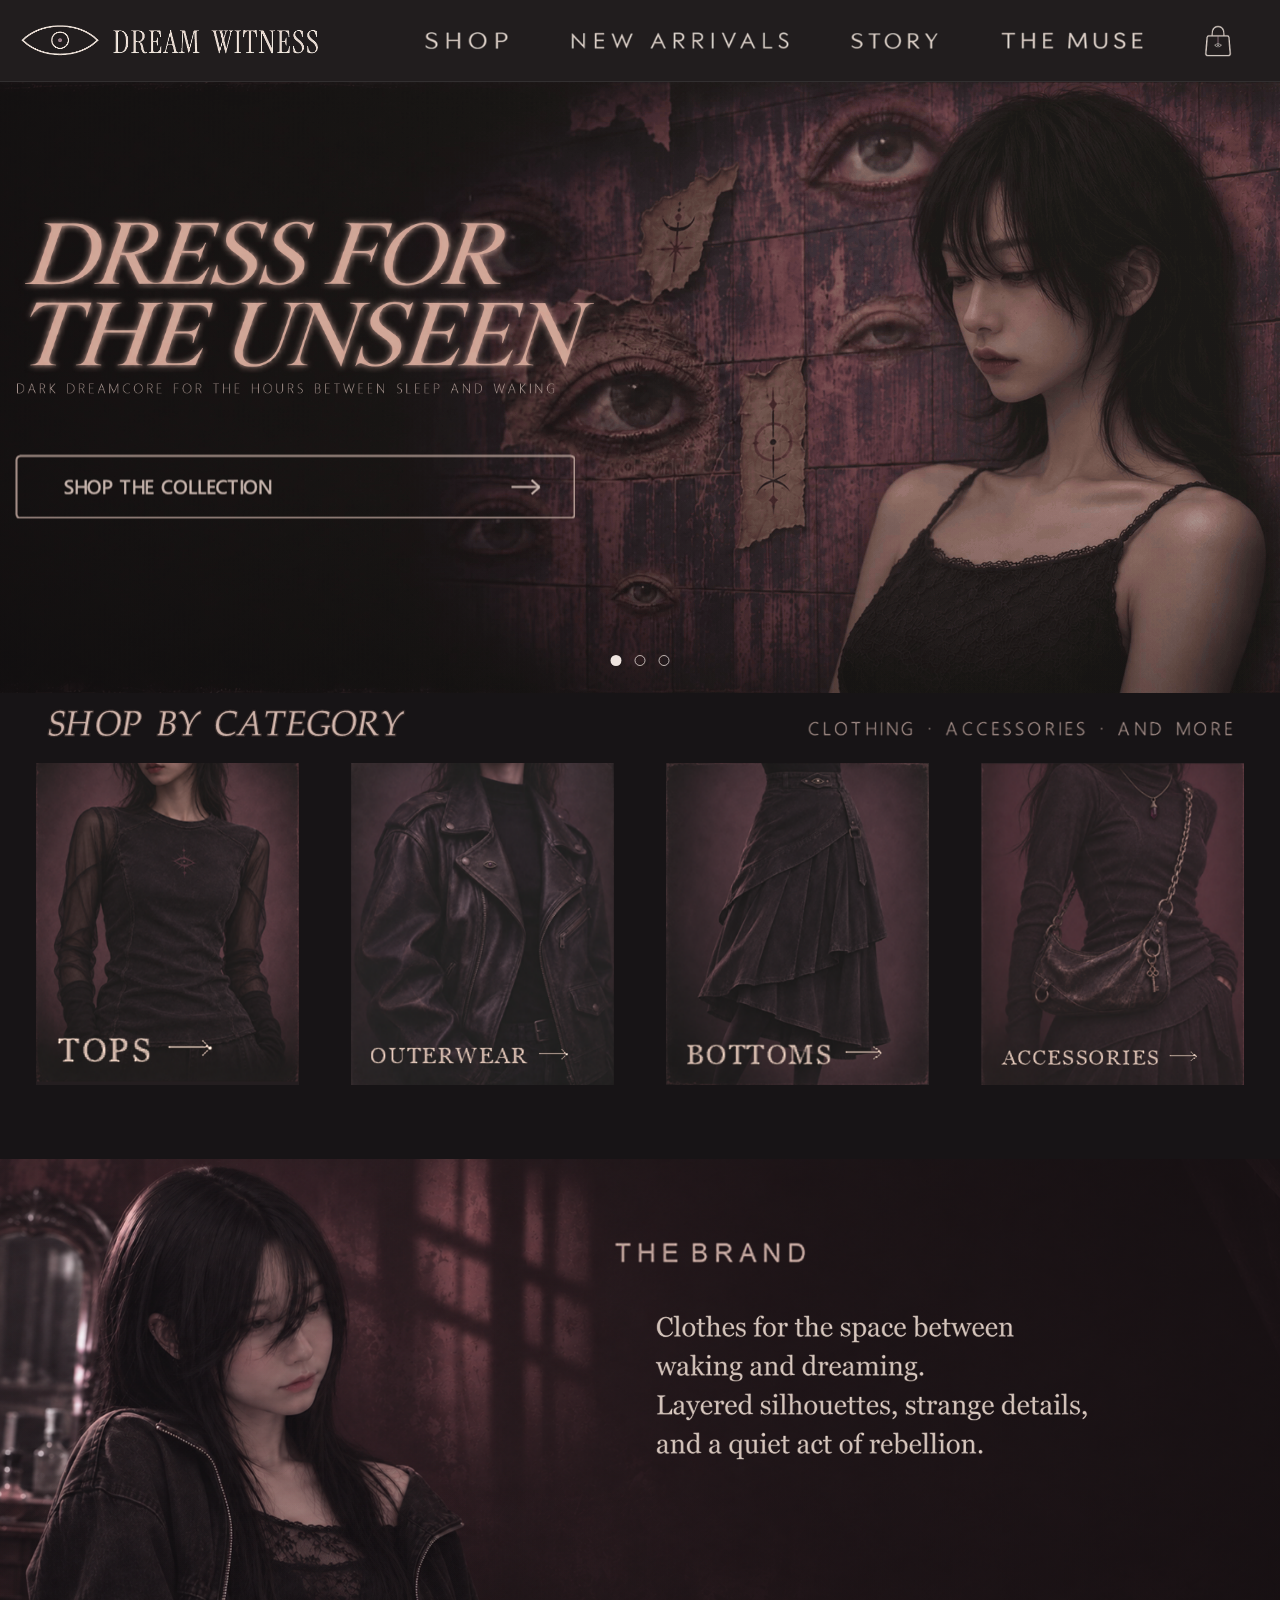
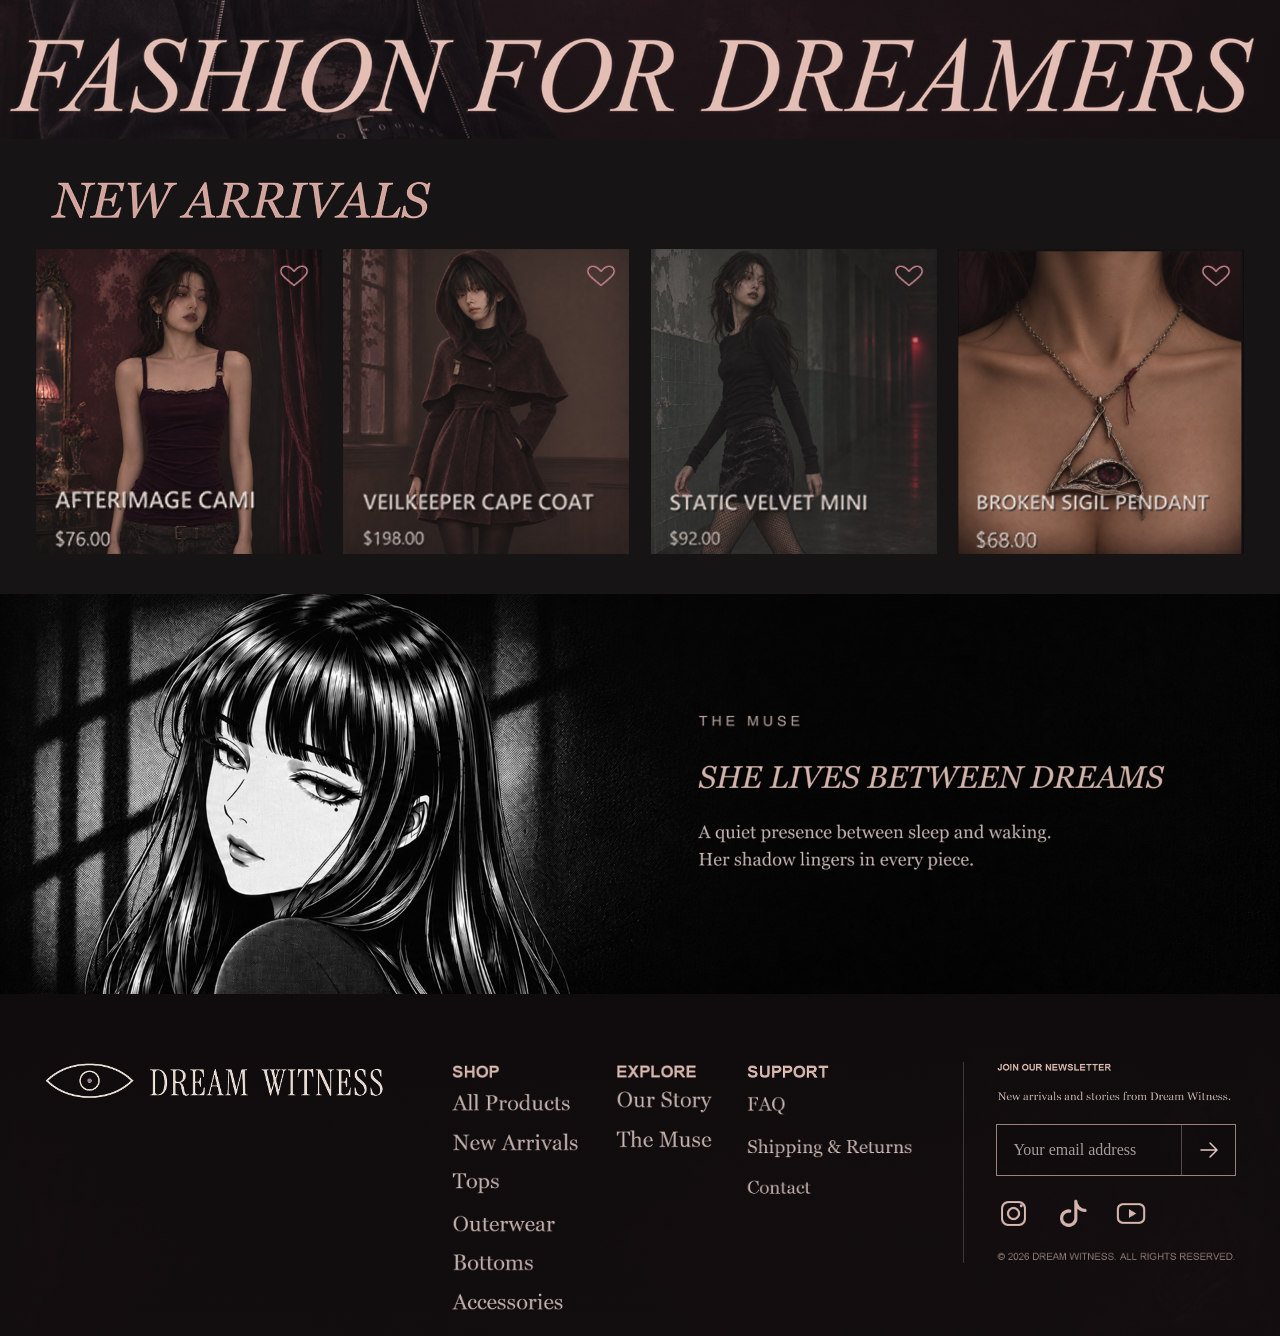
<file: index.html>
<!doctype html>
<html lang="en">
<head>
  <meta charset="utf-8">
  <meta name="viewport" content="width=device-width, initial-scale=1">
  <meta name="theme-color" content="#171416">
  <meta name="description" content="Dream Witness — dreamcore fashion and accessories for the space between waking and dreaming.">
  <title>Dream Witness — Fashion for the Unseen</title>
  <link rel="icon" type="image/x-icon" sizes="32x32" href="images/main/dream-witness-eye-favicon.ico">
  <link rel="stylesheet" href="css/style.css">
  <script src="js/main.js" defer></script>
</head>
<body>
  <a class="skip-link" href="#main-content">Skip to content</a>
  <header class="site-header" id="top">
    <a class="brand-lockup" href="#top" aria-label="Dream Witness home">
      <img src="images/main/dream-witness-lockup-transparent.png" alt="Dream Witness">
    </a>
    <button class="menu-toggle" type="button" aria-label="Open navigation" aria-controls="primary-navigation" aria-expanded="false">
      <span></span><span></span><span></span>
    </button>
    <nav class="primary-navigation" id="primary-navigation" aria-label="Main navigation">
      <a href="#shop" aria-label="Shop"><img src="images/main/shop.png" alt="Shop"></a>
      <a href="#new-arrivals" aria-label="New arrivals"><img src="images/main/dream-witness-label-new.png" alt="New arrivals"></a>
      <a href="#story" aria-label="Story"><img src="images/main/dream-witness-label-story-final.png" alt="Story"></a>
      <a href="#the-muse" aria-label="The Muse"><img src="images/main/dream-witness-label-the-muse.png" alt="The Muse"></a>
    </nav>
    <span class="bag-icon" role="img" aria-label="Shopping is currently inactive">
      <img src="images/main/dream-witness-shopping-bag-transparent.png" alt="">
    </span>
  </header>

  <main id="main-content">
    <section class="hero" aria-label="Dream Witness collection">
      <div class="hero-slides" aria-live="off">
        <figure class="hero-slide is-active" data-slide="0">
          <img src="images/main/main1-wall-eyes.gif" alt="Dream Witness model in a black lace dress before a wall of watchful eyes" loading="eager" fetchpriority="high">
        </figure>
        <figure class="hero-slide" data-slide="1" aria-hidden="true">
          <video class="hero-banner-video" muted loop playsinline preload="auto" aria-hidden="true" tabindex="-1">
            <source src="images/main/fox-tail-original-background.mp4" type="video/mp4">
          </video>
        </figure>
        <figure class="hero-slide" data-slide="2" aria-hidden="true">
          <img src="images/main/main3.png" alt="Model and her reflection in an antique mirror" loading="lazy">
        </figure>
      </div>
      <div class="hero-shade" aria-hidden="true"></div>
      <div class="mirror-tear-reveal" aria-hidden="true">
        <img class="mirror-tear-frame" src="images/main/main3-tear-frame.png" alt="" loading="lazy">
      </div>
      <div class="hero-copy">
        <img class="hero-title" src="images/main/hero-copy-dress-for-the-unseen.png" alt="Dress for the unseen">
        <img class="hero-subtitle" src="images/main/hero-subtitle-dark-dreamcore.png" alt="Dark dreamcore for the hours between sleep and waking">
        <a class="hero-cta" href="#new-arrivals" aria-label="Explore the collection">
          <img src="images/main/hero-cta-shop-the-collection.png" alt="Shop the collection">
        </a>
      </div>
      <div class="hero-pagination" role="group" aria-label="Choose a banner">
        <button class="hero-dot is-active" type="button" data-go-to="0" aria-label="Show banner 1" aria-current="true"></button>
        <button class="hero-dot" type="button" data-go-to="1" aria-label="Show banner 2" aria-current="false"></button>
        <button class="hero-dot" type="button" data-go-to="2" aria-label="Show banner 3" aria-current="false"></button>
      </div>
      <p class="slide-status visually-hidden" role="status" aria-live="polite"></p>
    </section>

    <section class="category-section section-shell" id="shop" aria-label="Shop by category">
      <div class="section-heading category-heading">
        <img class="category-heading-title" src="images/main/shop-by-category.png" alt="Shop by category">
        <img class="category-heading-note" src="images/main/clothing-accessories-and.png" alt="Clothing, accessories, and more">
      </div>
      <div class="category-grid">
        <a class="category-card" href="tops.html" aria-label="Tops">
          <img class="category-photo" src="images/main/tops-category-card.png" alt="Dream Witness tops collection" loading="lazy">
          <img class="category-label" src="images/main/tops-category-label.png" alt="Tops" loading="lazy">
        </a>
        <a class="category-card" href="#new-arrivals" aria-label="Outerwear">
          <img class="category-photo" src="images/main/outerwear-category-card.png" alt="Dream Witness outerwear collection" loading="lazy">
          <img class="category-label" src="images/main/outerwear-category-label.png" alt="Outerwear" loading="lazy">
        </a>
        <a class="category-card" href="#new-arrivals" aria-label="Bottoms">
          <img class="category-photo" src="images/main/bottoms-category.png" alt="Dream Witness bottoms collection" loading="lazy">
          <img class="category-label" src="images/main/bottoms.png" alt="Bottoms" loading="lazy">
        </a>
        <a class="category-card" href="#new-arrivals" aria-label="Accessories">
          <img class="category-photo" src="images/main/accessories-category.png" alt="Dream Witness accessories collection" loading="lazy">
          <img class="category-label" src="images/main/accessories-category-label.png" alt="Accessories" loading="lazy">
        </a>
      </div>
    </section>

    <section class="brand-story" id="story" aria-label="The Dream Witness story">
      <img class="brand-story-photo" src="images/main/main4.png" alt="Dream Witness muse in a dark editorial portrait" loading="lazy">
      <div class="brand-story-shade" aria-hidden="true"></div>
      <div class="brand-story-copy">
        <img class="brand-story-eyebrow" src="images/main/brand-section-the-brand.png" alt="The brand" loading="lazy">
        <img class="brand-story-description" src="images/main/brand-section.png" alt="Clothes for the space between waking and dreaming. Layered silhouettes, strange details, and a quiet act of rebellion." loading="lazy">
      </div>
      <img class="brand-story-statement" src="images/main/brand-section-fashion.png" alt="Fashion for dreamers" loading="lazy">
    </section>

    <section class="arrivals-section section-shell" id="new-arrivals" aria-label="New arrivals">
      <div class="section-heading arrivals-heading">
        <img src="images/main/new-arrivals.png" alt="New arrivals" loading="lazy">
      </div>
      <div class="product-grid">
        <article class="product-card">
          <div class="product-image-wrap">
            <img class="product-image" src="images/main/tops-new-arrival-afterimage-cami.png" alt="Model wearing the Afterimage Cami" loading="lazy">
            <button class="wishlist-mark" type="button" data-product-id="afterimage-cami" data-product-name="Afterimage Cami" aria-label="Add Afterimage Cami to wishlist" aria-pressed="false">
              <img class="wishlist-outline" src="images/main/wishlist-heart-outline.png" alt="">
              <svg class="wishlist-filled" viewBox="0 0 24 24" aria-hidden="true" focusable="false"><path d="M20.84 4.61a5.5 5.5 0 0 0-7.78 0L12 5.67l-1.06-1.06a5.5 5.5 0 0 0-7.78 7.78l1.06 1.06L12 21.23l7.78-7.78 1.06-1.06a5.5 5.5 0 0 0 0-7.78Z"/></svg>
            </button>
          </div>
          <img class="product-label" src="images/main/label-afterimage-cami.png" alt="Afterimage Cami, 76 dollars" loading="lazy">
        </article>
        <article class="product-card">
          <div class="product-image-wrap">
            <img class="product-image" src="images/main/outerwear-new-arrival-hooded-cape-coat-talisman-handfix.png" alt="Model wearing the Veilkeeper Cape Coat" loading="lazy">
            <button class="wishlist-mark" type="button" data-product-id="veilkeeper-cape-coat" data-product-name="Veilkeeper Cape Coat" aria-label="Add Veilkeeper Cape Coat to wishlist" aria-pressed="false">
              <img class="wishlist-outline" src="images/main/wishlist-heart-outline.png" alt="">
              <svg class="wishlist-filled" viewBox="0 0 24 24" aria-hidden="true" focusable="false"><path d="M20.84 4.61a5.5 5.5 0 0 0-7.78 0L12 5.67l-1.06-1.06a5.5 5.5 0 0 0-7.78 7.78l1.06 1.06L12 21.23l7.78-7.78 1.06-1.06a5.5 5.5 0 0 0 0-7.78Z"/></svg>
            </button>
          </div>
          <img class="product-label" src="images/main/label-veilkeeper-cape-coat.png" alt="Veilkeeper Cape Coat, 198 dollars" loading="lazy">
        </article>
        <article class="product-card">
          <div class="product-image-wrap">
            <img class="product-image" src="images/main/bottoms-category-model-mini-skirt-alt-scene.png" alt="Model wearing the Static Velvet Mini" loading="lazy">
            <button class="wishlist-mark" type="button" data-product-id="static-velvet-mini" data-product-name="Static Velvet Mini" aria-label="Add Static Velvet Mini to wishlist" aria-pressed="false">
              <img class="wishlist-outline" src="images/main/wishlist-heart-outline.png" alt="">
              <svg class="wishlist-filled" viewBox="0 0 24 24" aria-hidden="true" focusable="false"><path d="M20.84 4.61a5.5 5.5 0 0 0-7.78 0L12 5.67l-1.06-1.06a5.5 5.5 0 0 0-7.78 7.78l1.06 1.06L12 21.23l7.78-7.78 1.06-1.06a5.5 5.5 0 0 0 0-7.78Z"/></svg>
            </button>
          </div>
          <img class="product-label" src="images/main/label-static-velvet-mini.png" alt="Static Velvet Mini, 92 dollars" loading="lazy">
        </article>
        <article class="product-card">
          <div class="product-image-wrap">
            <img class="product-image" src="images/main/BROKENSIGILPENDANT.png" alt="Broken Sigil Pendant necklace" loading="lazy">
            <button class="wishlist-mark" type="button" data-product-id="broken-sigil-pendant" data-product-name="Broken Sigil Pendant" aria-label="Add Broken Sigil Pendant to wishlist" aria-pressed="false">
              <img class="wishlist-outline" src="images/main/wishlist-heart-outline.png" alt="">
              <svg class="wishlist-filled" viewBox="0 0 24 24" aria-hidden="true" focusable="false"><path d="M20.84 4.61a5.5 5.5 0 0 0-7.78 0L12 5.67l-1.06-1.06a5.5 5.5 0 0 0-7.78 7.78l1.06 1.06L12 21.23l7.78-7.78 1.06-1.06a5.5 5.5 0 0 0 0-7.78Z"/></svg>
            </button>
          </div>
          <div class="product-label-split" role="img" aria-label="Broken Sigil Pendant, 68 dollars">
            <span class="broken-label-name" aria-hidden="true"></span>
            <span class="broken-label-price" aria-hidden="true"></span>
          </div>
        </article>
      </div>
    </section>

    <section class="muse-section" id="the-muse" aria-label="The Muse">
      <picture class="muse-art">
        <source media="(prefers-reduced-motion: reduce)" srcset="images/main/the-muse-banner-no-frame.png">
        <img src="images/main/gif.gif" alt="Monochrome manga portrait of the Dream Witness muse" loading="lazy">
      </picture>
      <div class="muse-copy">
        <img class="muse-eyebrow" src="images/main/muse-text-01-eyebrow.png" alt="The Muse" loading="lazy">
        <img class="muse-title" src="images/main/muse-text-02-headline.png" alt="She lives between dreams" loading="lazy">
        <img class="muse-description" src="images/main/muse-text-description-final.png" alt="A quiet presence between sleep and waking. Her shadow lingers in every piece." loading="lazy">
      </div>
    </section>
  </main>

  <footer class="site-footer">
    <div class="footer-inner">
      <a class="footer-brand" href="#top" aria-label="Dream Witness home">
        <img src="images/main/dream-witness-lockup-transparent.png" alt="Dream Witness" loading="lazy">
      </a>
      <div class="footer-links" role="group" aria-label="Footer navigation">
        <div class="footer-link-column footer-shop-links" role="img" aria-label="Shop: All products, new arrivals, tops, outerwear, bottoms, accessories">
          <span class="footer-link-heading footer-shop-heading" aria-hidden="true"></span>
          <div class="footer-link-items" aria-hidden="true">
            <span class="footer-link-item footer-shop-all"></span>
            <span class="footer-link-item footer-shop-new"></span>
            <span class="footer-link-item footer-shop-tops"></span>
            <span class="footer-link-item footer-shop-outerwear"></span>
            <span class="footer-link-item footer-shop-bottoms"></span>
            <span class="footer-link-item footer-shop-accessories"></span>
          </div>
        </div>
        <div class="footer-link-column footer-explore-links" role="img" aria-label="Explore: Our story, The Muse">
          <span class="footer-link-heading footer-explore-heading" aria-hidden="true"></span>
          <div class="footer-link-items" aria-hidden="true">
            <span class="footer-link-item footer-explore-story"></span>
            <span class="footer-link-item footer-explore-muse"></span>
          </div>
        </div>
        <div class="footer-link-column footer-support-links" role="img" aria-label="Support: FAQ, shipping and returns, contact">
          <span class="footer-support-heading" aria-hidden="true"></span>
          <div class="footer-support-items" aria-hidden="true">
            <span class="footer-support-item footer-support-faq"></span>
            <span class="footer-support-item footer-support-shipping"></span>
            <span class="footer-support-item footer-support-contact"></span>
          </div>
        </div>
      </div>
      <div class="footer-newsletter">
        <img class="newsletter-copy" src="images/main/newsletter-copy.png" alt="Join our newsletter. New arrivals and stories from Dream Witness." loading="lazy">
        <form class="newsletter-form" id="newsletter-form">
          <label class="visually-hidden" for="newsletter-email">Your email address</label>
          <input id="newsletter-email" name="email" type="email" autocomplete="email" placeholder="Your email address" required>
          <button type="submit" aria-label="Send newsletter sign-up request">
            <svg viewBox="0 0 24 24" aria-hidden="true" focusable="false"><path d="M4 12h15M13 5l7 7-7 7" /></svg>
          </button>
        </form>
        <p class="newsletter-status" id="newsletter-status" role="status" aria-live="polite"></p>
        <div class="social-links" aria-label="Social channels">
          <span><img src="images/main/dream-witness-instagram-icon.png" alt="Instagram" loading="lazy"></span>
          <span><img src="images/main/dream-witness-tiktok-icon.png" alt="TikTok" loading="lazy"></span>
          <span><img src="images/main/dream-witness-youtube-icon.png" alt="YouTube" loading="lazy"></span>
        </div>
        <img class="copyright" src="images/main/copyright.png" alt="Copyright 2026 Dream Witness. All rights reserved." loading="lazy">
      </div>
    </div>
  </footer>
</body>
</html>
</file>
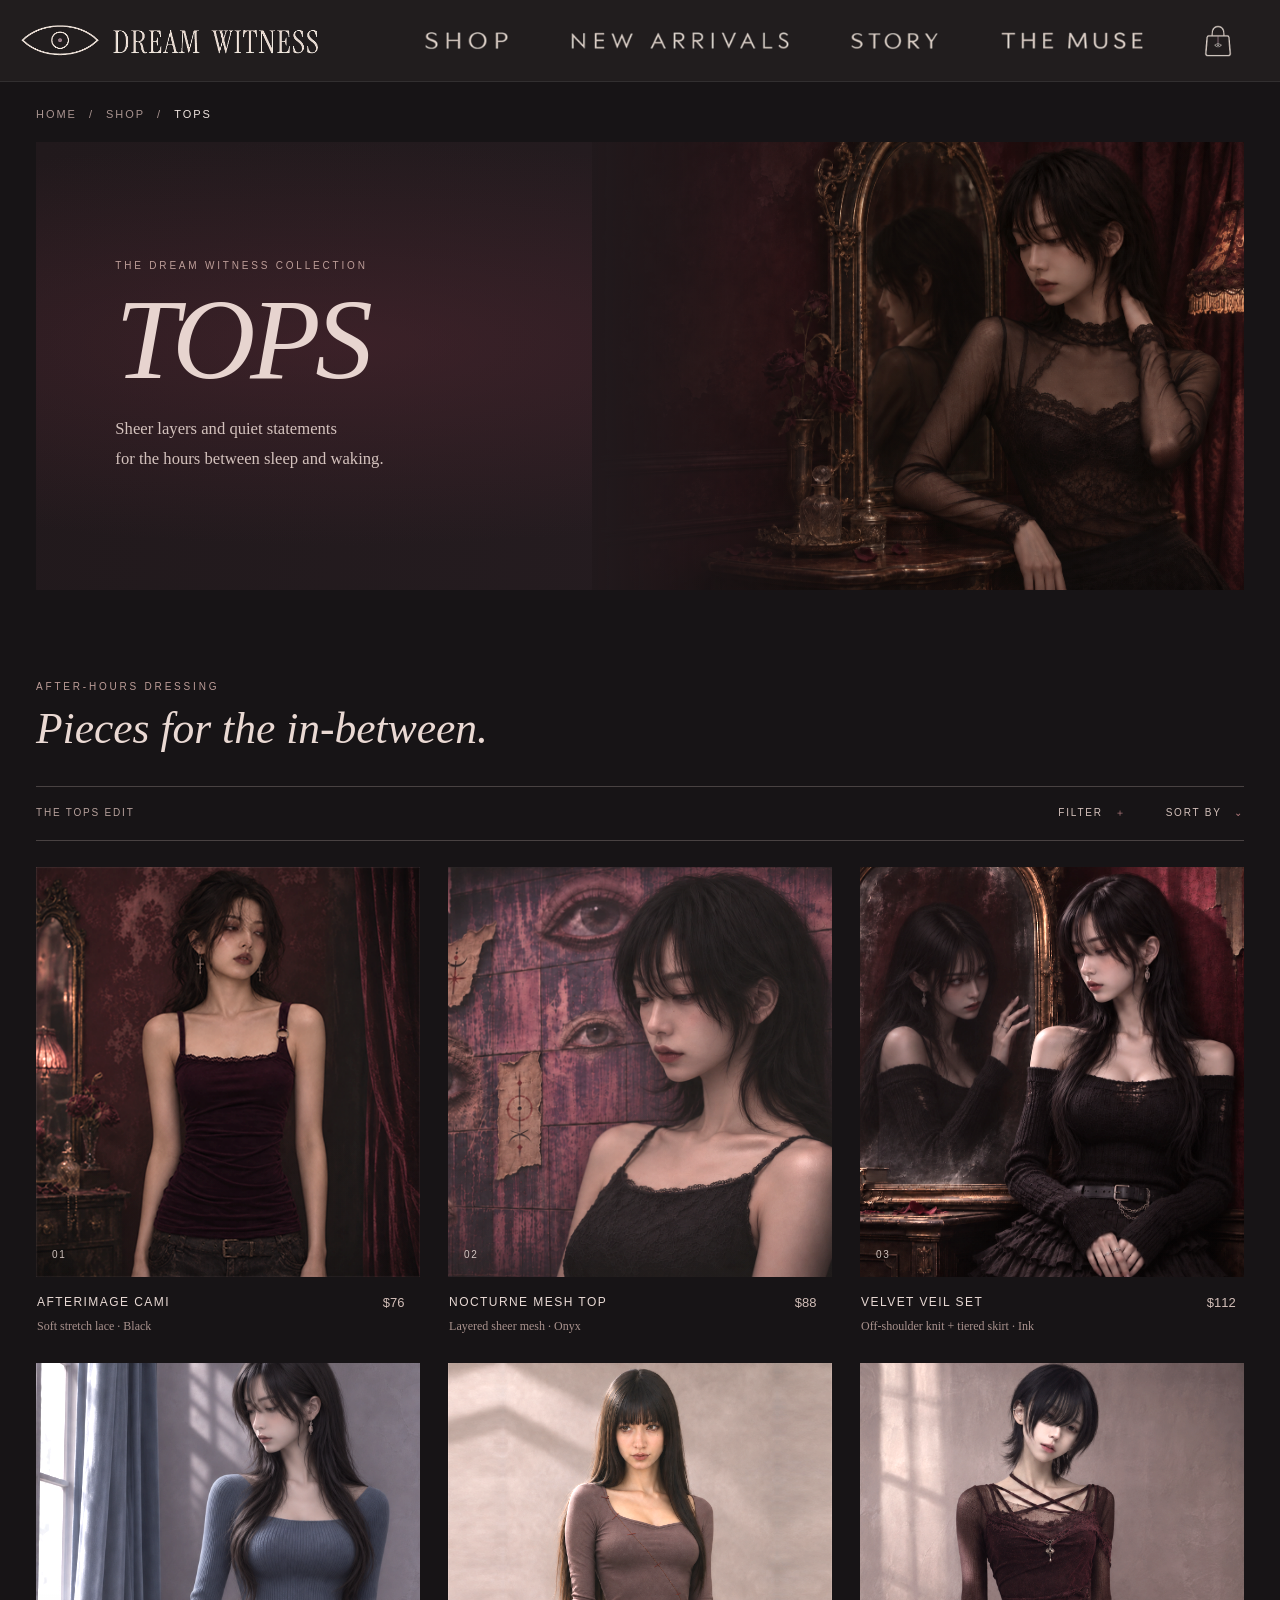
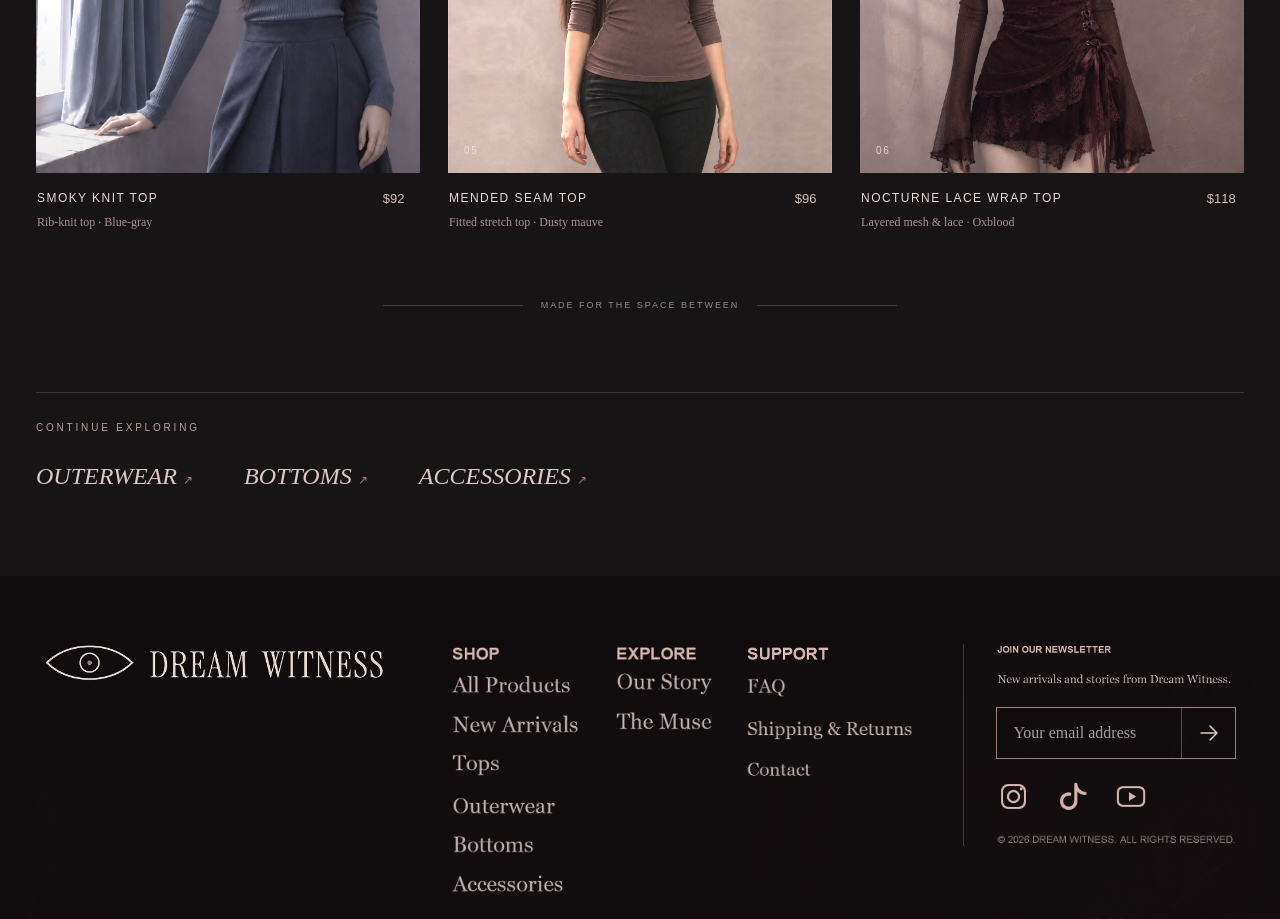
<file: tops.html>
<!doctype html>
<html lang="en">
<head>
  <meta charset="utf-8">
  <meta name="viewport" content="width=device-width, initial-scale=1">
  <meta name="theme-color" content="#171416">
  <meta name="description" content="Discover the Dream Witness tops collection.">
  <title>Tops — Dream Witness</title>
  <link rel="stylesheet" href="css/style.css">
  <link rel="stylesheet" href="css/tops.css">
  <script src="js/tops.js" defer></script>
</head>
<body>
  <header class="site-header" id="top">
    <a class="brand-lockup" href="index.html" aria-label="Dream Witness home">
      <img src="images/main/dream-witness-lockup-transparent.png" alt="Dream Witness">
    </a>
    <button class="menu-toggle" type="button" aria-label="Open navigation" aria-controls="primary-navigation" aria-expanded="false"><span></span><span></span><span></span></button>
    <nav class="primary-navigation" id="primary-navigation" aria-label="Main navigation">
      <a href="index.html#shop" aria-label="Shop"><img src="images/main/shop.png" alt="Shop"></a>
      <a href="index.html#new-arrivals" aria-label="New arrivals"><img src="images/main/dream-witness-label-new.png" alt="New arrivals"></a>
      <a href="index.html#story" aria-label="Story"><img src="images/main/dream-witness-label-story-final.png" alt="Story"></a>
      <a href="index.html#the-muse" aria-label="The Muse"><img src="images/main/dream-witness-label-the-muse.png" alt="The Muse"></a>
    </nav>
    <span class="bag-icon" role="img" aria-label="Shopping is currently inactive"><img src="images/main/dream-witness-shopping-bag-transparent.png" alt=""></span>
  </header>

  <main id="main-content">
    <nav class="breadcrumbs" aria-label="Breadcrumb">
      <a href="index.html">HOME</a><span>/</span><a href="index.html#shop">SHOP</a><span>/</span><span aria-current="page">TOPS</span>
    </nav>

    <section class="category-lead" aria-labelledby="category-title">
      <div class="category-lead-copy">
        <p class="eyebrow">THE DREAM WITNESS COLLECTION</p>
        <h1 id="category-title">TOPS</h1>
        <p class="category-description">Sheer layers and quiet statements<br>for the hours between sleep and waking.</p>
      </div>
      <div class="category-lead-art">
        <img src="images/main/tops-category-editorial-hero-model-no-eye.png" alt="The Dream Witness model in a dark lace top beside an antique mirror">
      </div>
    </section>

    <section class="collection-section" id="products" aria-label="Tops collection">
      <div class="collection-heading">
        <div>
          <p class="eyebrow">AFTER-HOURS DRESSING</p>
          <h2>Pieces for the in-between.</h2>
        </div>
      </div>

      <div class="collection-toolbar">
        <span>THE TOPS EDIT</span>
        <div class="toolbar-actions"><button type="button">FILTER <span>＋</span></button><button type="button">SORT BY <span>⌄</span></button></div>
      </div>

      <div class="preview-product-grid">
        <article class="preview-product-card product-hover-card">
          <button class="preview-product-image" type="button" aria-label="Show garment-only view for Afterimage Cami" aria-pressed="false" data-view-toggle="Afterimage Cami">
            <img src="images/main/tops-new-arrival-afterimage-cami-upscaled.png" alt="Afterimage Cami">
            <img class="product-hover-image" src="images/main/afterimage-cami-product-cutout-v2.png" alt="" aria-hidden="true">
            <span class="image-index">01</span><span class="touch-view-hint" aria-hidden="true">TAP TO VIEW</span></button>
          <div class="preview-product-info"><div><h3>AFTERIMAGE CAMI</h3><p>Soft stretch lace · Black</p></div><span class="preview-price">$76</span></div>
        </article>
        <article class="preview-product-card product-hover-card">
          <button class="preview-product-image" type="button" aria-label="Show garment-only view for Nocturne Mesh Top" aria-pressed="false" data-view-toggle="Nocturne Mesh Top">
            <img src="images/main/main1.png" alt="Nocturne Mesh Top worn by a model">
            <img class="product-hover-image" src="images/main/nocturne-mesh-top-product-cutout.png" alt="" aria-hidden="true">
            <span class="image-index">02</span><span class="touch-view-hint" aria-hidden="true">TAP TO VIEW</span></button>
          <div class="preview-product-info"><div><h3>NOCTURNE MESH TOP</h3><p>Layered sheer mesh · Onyx</p></div><span class="preview-price">$88</span></div>
        </article>
        <article class="preview-product-card product-hover-card">
          <button class="preview-product-image" type="button" aria-label="Show garment-only view for Velvet Veil Set" aria-pressed="false" data-view-toggle="Velvet Veil Set">
            <img src="images/main/main3.png" alt="Velvet Veil two-piece set worn by a model">
            <img class="product-hover-image" src="images/main/velvet-veil-set-product-cutout.png" alt="" aria-hidden="true">
            <span class="image-index">03</span><span class="touch-view-hint" aria-hidden="true">TAP TO VIEW</span></button>
          <div class="preview-product-info"><div><h3>VELVET VEIL SET</h3><p>Off-shoulder knit + tiered skirt · Ink</p></div><span class="preview-price">$112</span></div>
        </article>
        <article class="preview-product-card product-hover-card">
          <button class="preview-product-image" type="button" aria-label="Show garment-only view for Smoky Knit Top" aria-pressed="false" data-view-toggle="Smoky Knit Top">
            <img src="images/main/tops-new-arrival-smoky-knit-model.png" alt="Smoky blue-gray rib-knit top styled with a charcoal skirt">
            <img class="product-hover-image" src="images/main/tops-smoky-knit-product-cutout.png" alt="" aria-hidden="true">
            <span class="image-index">04</span><span class="touch-view-hint" aria-hidden="true">TAP TO VIEW</span></button>
          <div class="preview-product-info"><div><h3>SMOKY KNIT TOP</h3><p>Rib-knit top · Blue-gray</p></div><span class="preview-price">$92</span></div>
        </article>
        <article class="preview-product-card product-hover-card">
          <button class="preview-product-image" type="button" aria-label="Show garment-only view for Mended Seam Top" aria-pressed="false" data-view-toggle="Mended Seam Top">
            <img src="images/main/tops-mended-seam-model-fullbleed.png" alt="Dusty mauve fitted top with diagonal oxblood stitching">
            <img class="product-hover-image" src="images/main/tops-mended-seam-product-cutout.png" alt="" aria-hidden="true">
            <span class="image-index">05</span><span class="touch-view-hint" aria-hidden="true">TAP TO VIEW</span></button>
          <div class="preview-product-info"><div><h3>MENDED SEAM TOP</h3><p>Fitted stretch top · Dusty mauve</p></div><span class="preview-price">$96</span></div>
        </article>
        <article class="preview-product-card product-hover-card">
          <button class="preview-product-image" type="button" aria-label="Show garment-only view for Nocturne Lace Wrap Top" aria-pressed="false" data-view-toggle="Nocturne Lace Wrap Top">
            <img src="images/main/tops-nocturne-lace-wrap-model.png" alt="Nocturne Lace Wrap Top worn by a model">
            <img class="product-hover-image" src="images/main/tops-nocturne-lace-wrap-product-cutout.png" alt="" aria-hidden="true">
            <span class="image-index">06</span><span class="touch-view-hint" aria-hidden="true">TAP TO VIEW</span></button>
          <div class="preview-product-info"><div><h3>NOCTURNE LACE WRAP TOP</h3><p>Layered mesh &amp; lace · Oxblood</p></div><span class="preview-price">$118</span></div>
        </article>
      </div>

      <div class="collection-endnote"><span></span><p>MADE FOR THE SPACE BETWEEN</p><span></span></div>
    </section>

    <section class="other-categories" aria-label="Explore other categories">
      <p class="eyebrow">CONTINUE EXPLORING</p>
      <div><a href="index.html#shop">OUTERWEAR <span>↗</span></a><a href="index.html#shop">BOTTOMS <span>↗</span></a><a href="index.html#shop">ACCESSORIES <span>↗</span></a></div>
    </section>
  </main>

  <footer class="site-footer">
    <div class="footer-inner">
      <a class="footer-brand" href="index.html" aria-label="Dream Witness home"><img src="images/main/dream-witness-lockup-transparent.png" alt="Dream Witness"></a>
      <div class="footer-links" role="group" aria-label="Footer navigation">
        <div class="footer-link-column footer-shop-links" role="img" aria-label="Shop: All products, new arrivals, tops, outerwear, bottoms, accessories"><span class="footer-link-heading footer-shop-heading" aria-hidden="true"></span><div class="footer-link-items" aria-hidden="true"><span class="footer-link-item footer-shop-all"></span><span class="footer-link-item footer-shop-new"></span><span class="footer-link-item footer-shop-tops"></span><span class="footer-link-item footer-shop-outerwear"></span><span class="footer-link-item footer-shop-bottoms"></span><span class="footer-link-item footer-shop-accessories"></span></div></div>
        <div class="footer-link-column footer-explore-links" role="img" aria-label="Explore: Our Story, The Muse"><span class="footer-link-heading footer-explore-heading" aria-hidden="true"></span><div class="footer-link-items" aria-hidden="true"><span class="footer-link-item footer-explore-story"></span><span class="footer-link-item footer-explore-muse"></span></div></div>
        <div class="footer-link-column footer-support-links" role="img" aria-label="Support: FAQ, shipping and returns, contact"><span class="footer-support-heading" aria-hidden="true"></span><div class="footer-support-items" aria-hidden="true"><span class="footer-support-item footer-support-faq"></span><span class="footer-support-item footer-support-shipping"></span><span class="footer-support-item footer-support-contact"></span></div></div>
      </div>
      <div class="footer-newsletter">
        <img class="newsletter-copy" src="images/main/newsletter-copy.png" alt="Join our newsletter. New arrivals and stories from Dream Witness.">
        <form class="newsletter-form"><label class="visually-hidden" for="newsletter-email">Your email address</label><input id="newsletter-email" type="email" placeholder="Your email address"><button type="button" aria-label="Newsletter preview"><svg viewBox="0 0 24 24" aria-hidden="true"><path d="M4 12h15M13 5l7 7-7 7" /></svg></button></form>
        <div class="social-links" aria-label="Social channels"><span><img src="images/main/dream-witness-instagram-icon.png" alt="Instagram"></span><span><img src="images/main/dream-witness-tiktok-icon.png" alt="TikTok"></span><span><img src="images/main/dream-witness-youtube-icon.png" alt="YouTube"></span></div>
        <img class="copyright" src="images/main/copyright.png" alt="Copyright 2026 Dream Witness. All rights reserved.">
      </div>
    </div>
  </footer>
</body>
</html>
</file>
<file: css/style.css>
@charset "utf-8";
:root {
  color-scheme: dark;
  --ink: #171416;
  --ink-soft: #201b1d;
  --paper: #efe4df;
  --muted: #bca9a4;
  --line: rgba(239, 228, 223, .2);
  --page-width: 1680px;
}
*, *::before, *::after { box-sizing: border-box; }
html { scroll-behavior: smooth; -webkit-text-size-adjust: none; text-size-adjust: none; background: var(--ink); }
body { margin: 0; color: var(--paper); background: var(--ink); font-family: system-ui, sans-serif; }
img { display: block; max-width: 100%; height: auto; }
a { color: inherit; text-decoration: none; }
button { font: inherit; }
.skip-link { position: fixed; left: 12px; top: 12px; z-index: 1000; padding: 12px 16px; color: #171416; background: #fff; transform: translateY(-160%); }
.skip-link:focus { transform: translateY(0); }
.visually-hidden { position: absolute; width: 1px; height: 1px; padding: 0; margin: -1px; overflow: hidden; clip: rect(0, 0, 0, 0); white-space: nowrap; border: 0; }
.site-header { position: relative; z-index: 20; display: flex; align-items: center; justify-content: space-between; gap: clamp(24px, 3vw, 58px); min-height: 82px; padding: 0 clamp(22px, 3.2vw, 64px) 0 clamp(18px, 1.6vw, 32px); background: #211d1e; border-bottom: 1px solid rgba(255,255,255,.08); }
.brand-lockup { flex: 0 1 300px; width: min(15vw, 290px); min-width: 215px; }
.brand-lockup img { width: 100%; }
.primary-navigation { display: flex; align-items: center; justify-content: center; gap: clamp(26px, 4.2vw, 82px); flex: 1 1 auto; }
@media (min-width: 1001px) { .primary-navigation { transform: translateX(2vw); } }
@media (min-width: 1001px) {
  .hero .hero-copy { gap: 1px; }
  .hero .hero-cta { margin-top: 57px; }
}
.primary-navigation a { display: grid; place-items: center; min-height: 48px; opacity: .92; transition: opacity .2s ease; }
.primary-navigation a:hover, .primary-navigation a:focus-visible { opacity: .66; }
.primary-navigation img { width: auto; max-height: 26px; }
.bag-icon { display: grid; place-items: center; flex: 0 0 42px; width: 42px; opacity: .9; }
.bag-icon img { width: 42px; }
.menu-toggle { display: none; }
.hero { position: relative; height: clamp(580px, 47.7vw, 916px); min-height: 580px; overflow: hidden; background: #211d1e; }
.hero-slides, .hero-slide, .hero-slide img, .hero-slide video, .hero-shade { position: absolute; inset: 0; width: 100%; height: 100%; }
.hero-slide { margin: 0; opacity: 0; transition: opacity .85s ease; }
.hero-slide.is-active { opacity: 1; }
.hero-slide img, .hero-slide video { object-fit: cover; object-position: center; }
.hero-slide[data-slide="1"] video { object-position: center 46%; }
.hero-slide[data-slide="2"] img { object-position: center 52%; }
.hero-shade { z-index: 1; pointer-events: none; background: linear-gradient(90deg, rgba(15,12,14,.68) 0%, rgba(15,12,14,.4) 36%, rgba(15,12,14,.08) 67%, rgba(15,12,14,.05) 100%), linear-gradient(0deg, rgba(12,10,11,.28), transparent 33%); }

.mirror-tear-reveal { --tear-x: 60.1%; --tear-y: 27.4%; --tear-mask-height: 3.1%; --tear-flow-start: 25.1%; --tear-flow-end: 30.5%; --tear-reveal-bottom: var(--tear-flow-start); position: absolute; z-index: 2; inset: 0; pointer-events: none; opacity: 0; -webkit-mask-image: linear-gradient(to bottom, #000 0 calc(var(--tear-reveal-bottom) - .25%), transparent var(--tear-reveal-bottom)); mask-image: linear-gradient(to bottom, #000 0 calc(var(--tear-reveal-bottom) - .25%), transparent var(--tear-reveal-bottom)); }
.mirror-tear-frame { position: absolute; inset: 0; width: 100%; height: 100%; object-fit: cover; object-position: center 52%; -webkit-mask-image: radial-gradient(ellipse .55% var(--tear-mask-height) at var(--tear-x) var(--tear-y), #000 0 42%, transparent 100%); mask-image: radial-gradient(ellipse .55% var(--tear-mask-height) at var(--tear-x) var(--tear-y), #000 0 42%, transparent 100%); }
.hero.shows-mirror-tear .mirror-tear-reveal { animation: mirror-tear-flow 5.5s linear infinite; }
@property --tear-reveal-bottom { syntax: '<percentage>'; inherits: false; initial-value: 25.1%; }
@keyframes mirror-tear-flow {
  0%, 13% { opacity: 0; --tear-reveal-bottom: var(--tear-flow-start); }
  18% { opacity: 1; --tear-reveal-bottom: var(--tear-flow-start); }
  45%, 70% { opacity: 1; --tear-reveal-bottom: var(--tear-flow-end); }
  84%, 100% { opacity: 0; --tear-reveal-bottom: var(--tear-flow-end); }
}
@media (prefers-reduced-motion: reduce) {
  .hero.shows-mirror-tear .mirror-tear-reveal { animation: none; opacity: 1; --tear-reveal-bottom: var(--tear-flow-end); }
}
.hero-copy { position: absolute; z-index: 2; left: clamp(15px, .8vw, 18px); top: 44%; display: flex; flex-direction: column; align-items: flex-start; gap: clamp(13px, 1.45vw, 28px); width: min(46vw, 820px); transform: translateY(-46%); }
.hero-title { width: 100%; }
.hero-subtitle { width: min(92%, 740px); }
.hero-cta { display: block; width: min(100%, 560px); margin-top: clamp(18px, 1.6vw, 30px); transition: opacity .2s ease, transform .2s ease; }
.hero-cta:hover, .hero-cta:focus-visible { opacity: .78; transform: translateX(4px); }
.hero-pagination { position: absolute; z-index: 3; left: 50%; bottom: clamp(22px, 2.1vw, 40px); display: flex; align-items: center; gap: 13px; transform: translateX(-50%); }
.hero-dot { width: 11px; height: 11px; padding: 0; border: 1px solid rgba(239,228,223,.75); border-radius: 50%; background: transparent; cursor: pointer; transition: background .2s ease, transform .2s ease; }
.hero-dot:hover { transform: scale(1.16); }
.hero-dot.is-active { background: var(--paper); }
.section-shell { width: min(calc(100% - 72px), var(--page-width)); margin-inline: auto; }
.category-section { width: min(calc(100% - 72px), 1480px); padding-block: 8px 74px; }
.section-heading { display: flex; align-items: flex-end; justify-content: space-between; gap: 24px; margin-bottom: clamp(24px, 2.2vw, 42px); }
.category-heading { margin-bottom: 18px; }
.category-heading-title { width: min(40vw, 380px); }
.category-heading-note { width: min(35vw, 495px); transform: translateX(clamp(0px, calc((100vw - 1480px) / 2 - 42px), 180px)); }
.category-grid { display: grid; grid-template-columns: repeat(4, minmax(0,1fr)); gap: clamp(22px, 4.1vw, 78px); }
.category-card { position: relative; display: block; overflow: hidden; aspect-ratio: 614 / 754; background: #241e20; }
.category-photo { width: 100%; height: 100%; object-fit: cover; transition: transform .55s cubic-bezier(.2,.7,.2,1), filter .35s ease; }
.category-card:hover .category-photo, .category-card:focus-visible .category-photo { transform: scale(1.035); filter: brightness(.82); }
.category-label { position: absolute; z-index: 1; left: clamp(14px, 1.55vw, 30px); bottom: clamp(15px, 1.5vw, 28px); width: auto; max-width: 75%; max-height: 38px; object-fit: contain; object-position: left bottom; }
.brand-story { position: relative; display: flex; align-items: center; min-height: clamp(580px, 39.5vw, 780px); overflow: hidden; background: #1a1517; isolation: isolate; }
.brand-story-photo, .brand-story-shade { position: absolute; z-index: -2; inset: 0; width: 100%; height: 100%; }
.brand-story-photo { object-fit: cover; object-position: center 48%; }
.brand-story-shade { z-index: -1; background: linear-gradient(90deg, rgba(16,12,14,.02) 0%, rgba(16,12,14,.05) 33%, rgba(16,12,14,.43) 60%, rgba(16,12,14,.68) 100%), linear-gradient(0deg, rgba(15,11,13,.15), transparent 48%); }
.brand-story-copy { width: min(42%, 780px); margin-left: auto; margin-right: clamp(70px, 10.9vw, 210px); margin-bottom: clamp(90px, 14vw, 270px); }
.brand-story-eyebrow { width: min(70%, 360px); margin-bottom: clamp(8px, .4vw, 10px); }
.brand-story-description { width: min(calc(100% + 120px), 900px); margin-left: clamp(24px, 3.8vw, 72px); }
.brand-story-statement { position: absolute; z-index: 2; left: 0; bottom: -7%; width: 107%; max-height: 32%; object-fit: contain; object-position: center bottom; }
.arrivals-section { width: calc(100% - 72px); max-width: none; padding-block: clamp(36px, 2vw, 40px) clamp(40px, 3vw, 58px); }
.arrivals-heading { justify-content: flex-start; margin-bottom: clamp(26px, 1.8vw, 36px); }
.arrivals-heading img { width: min(38vw, 410px); }
.product-grid { display: grid; grid-template-columns: repeat(4, minmax(0,1fr)); gap: clamp(16px, 1.7vw, 32px); }
.product-card { position: relative; min-width: 0; }
.product-image-wrap { position: relative; overflow: hidden; aspect-ratio: 880 / 940; background: #211b1d; container-type: inline-size; }
.product-image { width: 100%; height: 100%; object-fit: cover; transition: transform .55s cubic-bezier(.2,.7,.2,1); }
.product-card:hover .product-image { transform: scale(1.025); }
.wishlist-mark { position: absolute; z-index: 2; top: clamp(10px, 1vw, 19px); right: clamp(10px, 1vw, 19px); display: grid; place-items: center; width: clamp(26px, 2.3vw, 43px); aspect-ratio: 1; padding: 0; border: 0; background: transparent; color: #dc8292; cursor: pointer; transition: transform .18s ease, color .18s ease; }
.wishlist-mark:hover { transform: scale(1.08); }
.wishlist-mark:focus-visible { outline: 1px solid var(--paper); outline-offset: 3px; border-radius: 50%; }
.wishlist-mark .wishlist-outline, .wishlist-mark .wishlist-filled { width: 100%; height: 100%; }
.wishlist-mark .wishlist-outline { object-fit: contain; }
.wishlist-mark .wishlist-filled { display: none; overflow: visible; }
.wishlist-mark .wishlist-filled path { fill: currentColor; }
.wishlist-mark[aria-pressed="true"] { color: #ef8799; transform: scale(1.05); }
.wishlist-mark[aria-pressed="true"] .wishlist-outline { display: none; }
.wishlist-mark[aria-pressed="true"] .wishlist-filled { display: block; }
.product-label { position: absolute; z-index: 2; bottom: 6px; left: clamp(16px, 1.4vw, 26px); width: auto; height: clamp(58px, 3.8vw, 74px); max-width: 82%; object-fit: contain; object-position: left bottom; margin: 0; pointer-events: none; }
.product-label-split { position: absolute; z-index: 2; bottom: 6px; left: clamp(16px, 1.4vw, 26px); display: flex; flex-direction: column; align-items: flex-start; width: min(82cqi, max(200.66px, min(13.144vw, 256px))); aspect-ratio: 422 / 122; container-type: inline-size; pointer-events: none; }
.broken-label-name, .broken-label-price { display: block; flex: 0 0 auto; background-image: url("../images/main/label-broken-sigil-pendant.png"); background-repeat: no-repeat; }
.broken-label-name { width: 116.82cqi; height: 10.356cqi; margin-top: .777cqi; background-size: 116.82cqi auto; background-position: left top; }
.broken-label-price { width: 31cqi; height: 9.514cqi; margin-top: 8.263cqi; background-size: 144.12cqi auto; background-position: left bottom; }
.muse-section { position: relative; width: 100%; aspect-ratio: 1920 / 600; min-height: 390px; overflow: hidden; background: #080808; isolation: isolate; }
.muse-art, .muse-art img { position: absolute; inset: 0; width: 100%; height: 100%; }
.muse-art img { object-fit: cover; object-position: center; }
.muse-copy { position: absolute; top: 50%; right: clamp(36px, 7.5vw, 145px); display: flex; flex-direction: column; align-items: flex-start; gap: clamp(12px, 1.2vw, 24px); width: min(38%, 690px); transform: translateY(-50%); }
.muse-eyebrow { width: min(52%, 360px); }
.muse-title { width: min(100%, 680px); }
.muse-description { width: min(100%, 680px); }
.site-footer { position: relative; overflow: hidden; padding: clamp(56px, 5.3vw, 102px) clamp(26px, 3.4vw, 66px) clamp(26px, 2vw, 38px); background-color: #151112; background-image: linear-gradient(rgba(17,13,15,.84), rgba(17,13,15,.9)), url("../images/main/dream-witness-footer.png"); background-size: cover; background-position: center; }
.footer-inner { display: grid; grid-template-columns: minmax(210px, 1.25fr) minmax(360px, 1.65fr) minmax(270px, 1fr); align-items: start; gap: clamp(32px, 5vw, 100px); max-width: 1760px; margin-inline: auto; }
.footer-brand { display: block; width: min(100%, 450px); margin-top: 0; }
.footer-brand img { width: 100%; }
.footer-links { display: grid; grid-template-columns: 1fr .76fr 1.14fr; align-items: start; gap: clamp(20px, 2.2vw, 42px); }
.footer-link-column { container-type: inline-size; display: flex; min-width: 0; flex-direction: column; align-items: stretch; }
.footer-shop-links, .footer-explore-links { width: 100%; }
.footer-shop-links { max-width: 342px; }
.footer-explore-links { max-width: 258px; }
.footer-link-heading, .footer-link-item { display: block; width: 100%; background-repeat: no-repeat; }
.footer-shop-links .footer-link-heading, .footer-shop-links .footer-link-item { background-image: url("../images/main/shop-links.png"); background-size: 100% auto; }
.footer-explore-links .footer-link-heading, .footer-explore-links .footer-link-item { background-image: url("../images/main/explore-links.png"); background-size: 100% auto; }
.footer-shop-heading { aspect-ratio: 342 / 48; background-position: left top; }
.footer-shop-all { aspect-ratio: 342 / 51; background-position: left -47.37cqi; }
.footer-shop-new { aspect-ratio: 342 / 52; background-position: left -79.24cqi; }
.footer-shop-tops { aspect-ratio: 342 / 61; background-position: left -112.28cqi; }
.footer-shop-outerwear { aspect-ratio: 342 / 48; background-position: left -144.44cqi; }
.footer-shop-bottoms { aspect-ratio: 342 / 49; background-position: left -176.32cqi; }
.footer-shop-accessories { aspect-ratio: 342 / 50; background-position: left -207.89cqi; }
.footer-explore-heading { aspect-ratio: 258 / 48; background-position: left top; }
.footer-explore-story { aspect-ratio: 258 / 61; background-position: left -63.57cqi; }
.footer-explore-muse { aspect-ratio: 258 / 52; background-position: left -105.04cqi; }
.footer-link-items { display: grid; grid-template-columns: minmax(0, 1fr); row-gap: 14cqi; margin-top: 8cqi; }
.footer-support-links { min-width: 0; }
.footer-support-heading, .footer-support-item { display: block; width: 100%; background-image: url("../images/main/support-links.png"); background-repeat: no-repeat; }
.footer-support-heading { aspect-ratio: 390 / 50; background-size: 128% auto; background-position: left top; }
.footer-support-items { display: grid; grid-template-columns: 1fr; row-gap: 10.5cqi; margin-top: 8cqi; }
.footer-support-item { width: 105%; aspect-ratio: 390 / 58; background-size: 100% auto; background-position-x: left; }
.footer-support-faq { background-position-y: 34%; }
.footer-support-shipping { background-position-y: 56.5%; }
.footer-support-contact { background-position-y: 80.5%; }
.footer-newsletter { display: grid; grid-template-columns: minmax(0, 1fr); gap: 20px; min-width: 0; padding-left: clamp(22px, 2.5vw, 48px); border-left: 1px solid var(--line); }
.newsletter-copy { width: 100%; }
.newsletter-form { display: flex; width: 100%; min-height: 52px; border: 1px solid #9d817d; background: rgba(14,11,12,.32); transition: border-color .2s ease, background-color .2s ease; }
.newsletter-form:focus-within { border-color: #dfc2bb; background-color: rgba(14,11,12,.58); }
.newsletter-form input { flex: 1 1 auto; min-width: 0; padding: 0 16px; border: 0; outline: 0; background: transparent; color: var(--paper); font: 16px/1.3 Georgia, 'Times New Roman', serif; }
.newsletter-form input::placeholder { color: rgba(226,211,205,.72); opacity: 1; }
.newsletter-form button { display: grid; flex: 0 0 54px; place-items: center; padding: 0 14px; border: 0; border-left: 1px solid rgba(226,211,205,.32); background: transparent; color: #e2c7c0; cursor: pointer; transition: background-color .2s ease, color .2s ease; }
.newsletter-form button:hover, .newsletter-form button:focus-visible { outline: 0; background: rgba(226,211,205,.1); color: #fff2ec; }
.newsletter-form button:focus-visible { box-shadow: inset 0 0 0 1px #dfc2bb; }
.newsletter-form button svg { display: block; width: 24px; height: 24px; fill: none; stroke: currentColor; stroke-width: 1.5; stroke-linecap: round; stroke-linejoin: round; }
.newsletter-status { margin: -8px 0 0; color: #e2d3cd; font: 14px/1.45 Georgia, 'Times New Roman', serif; }
.newsletter-status:empty { display: none; }
.social-links { display: flex; align-items: center; gap: 24px; }
.social-links span { display: block; width: clamp(27px, 2.7vw, 48px); }
.social-links img { width: 100%; }
.copyright { justify-self: end; width: min(36vw, 540px); margin: 0; }
@media (max-width: 1000px) {
  .site-header { min-height: 72px; }
  .brand-lockup { flex-basis: 260px; width: 260px; min-width: 190px; }
  .primary-navigation { gap: clamp(18px, 2.6vw, 28px); }
  .primary-navigation img { max-height: 24px; }
  .section-shell { width: min(calc(100% - 48px), var(--page-width)); }
  .category-grid { gap: 20px; }
  .footer-inner { grid-template-columns: 1fr 1.6fr; }
  .footer-brand { width: min(100%, 360px); }
  .footer-newsletter { grid-column: 1 / -1; grid-template-columns: 1fr 1fr; align-items: center; border-left: 0; border-top: 1px solid var(--line); padding: 25px 0 0; }
  .newsletter-status { grid-column: 1 / -1; }
  .social-links { grid-column: 1 / -1; }
  .copyright { grid-column: 1 / -1; justify-self: end; width: min(100%, 360px); }
}
@media (max-width: 700px) {
  .site-header { min-height: 70px; padding: 0 18px; gap: 15px; }
  .brand-lockup { flex: 0 1 225px; width: min(58vw, 225px); min-width: 0; margin-right: auto; }
  .menu-toggle { display: flex; flex-direction: column; justify-content: center; gap: 6px; width: 42px; height: 42px; padding: 8px; border: 0; background: transparent; cursor: pointer; }
  .site-header .menu-toggle { display: flex !important; position: relative; z-index: 22; flex: 0 0 42px; visibility: visible; opacity: 1; }
  .menu-toggle span { display: block; width: 25px; height: 1px; background: #eaded9; transition: transform .2s ease, opacity .2s ease; }
  .menu-toggle[aria-expanded="true"] span:first-child { transform: translateY(7px) rotate(45deg); }
  .menu-toggle[aria-expanded="true"] span:nth-child(2) { opacity: 0; }
  .menu-toggle[aria-expanded="true"] span:last-child { transform: translateY(-7px) rotate(-45deg); }
  .primary-navigation { position: absolute; top: 100%; left: 0; right: 0; display: none; flex-direction: column; align-items: stretch; gap: 0; padding: 12px 20px 22px; background: #211d1e; border-top: 1px solid var(--line); }
  .primary-navigation.is-open { display: flex; }
  .primary-navigation a { justify-content: flex-start; min-height: 54px; padding: 12px 6px; border-bottom: 1px solid rgba(255,255,255,.08); }
  .primary-navigation img { max-height: 20px; max-width: 185px; object-position: left center; }
  .bag-icon { flex-basis: 34px; width: 34px; }
  .site-header .bag-icon { position: relative; z-index: 22; transform: none; }
  .bag-icon img { width: 34px; }
  .hero { height: min(760px, calc(100svh - 70px)); min-height: 590px; }
  .hero-slide img, .hero-slide video { object-position: 70% center; }
  .hero-slide[data-slide="1"] img, .hero-slide[data-slide="1"] video { object-position: 75% center; }
  .hero-slide[data-slide="2"] img { object-position: 62% center; }
 
  .mirror-tear-reveal { --tear-x: 57%; --tear-y: 30.8%; --tear-mask-height: 3.4%; --tear-flow-start: 28%; --tear-flow-end: 33.2%; }
  .mirror-tear-frame { object-position: 62% center; }
  .hero-shade { background: linear-gradient(90deg, rgba(13,10,12,.6), rgba(13,10,12,.14) 78%), linear-gradient(0deg, rgba(10,8,9,.58), transparent 52%); }
.hero-copy { left: 6vw; top: auto; bottom: 86px; width: min(86vw, 480px); gap: 12px; transform: none; }
  .hero-title { width: 95%; }
  .hero-subtitle { width: 88%; }
  .hero-cta { width: 100%; margin-top: 14px; }
  .hero-pagination { bottom: 25px; }
  .section-shell { width: calc(100% - 36px); }
  .category-section { padding-block: 42px 52px; }
  .section-heading { align-items: flex-start; flex-direction: column; gap: 14px; margin-bottom: 22px; }
  .category-heading-title { width: min(72vw, 330px); }
  .category-heading-note { width: min(74vw, 350px); margin-left: auto; }
  .category-grid { grid-template-columns: repeat(2, minmax(0,1fr)); gap: 14px; }
  .category-label { left: 12px; bottom: 12px; max-height: 25px; }
  .brand-story { min-height: 680px; align-items: flex-end; }
  .brand-story-photo { object-position: 27% center; }
  .brand-story-shade { background: linear-gradient(0deg, rgba(13,10,11,.84), rgba(13,10,11,.52) 36%, rgba(13,10,11,.02) 78%), linear-gradient(90deg, rgba(13,10,11,.04), rgba(13,10,11,.15)); }
  .brand-story-copy { width: 76%; margin: 0 6vw 112px auto; }
  .brand-story-eyebrow { width: 56%; margin-bottom: 18px; }
  .brand-story-description { width: 100%; margin-left: 0; }
  .brand-story-statement { left: 3%; bottom: 2%; width: 94%; max-height: 17%; }
  .arrivals-section { padding-block: 48px 54px; }
  .arrivals-heading { margin-bottom: 23px; }
  .arrivals-heading img { width: min(70vw, 320px); }
  .product-grid { grid-template-columns: repeat(2, minmax(0,1fr)); gap: 24px 12px; }
  .wishlist-mark { top: 8px; right: 8px; width: 28px; }
  .product-label { left: 8px; bottom: 10px; width: auto; height: 42px; max-width: 82%; }
  .product-label-split { left: 8px; bottom: 10px; width: min(82cqi, 145.18px); }
  .muse-section { display: flex; flex-direction: column; aspect-ratio: auto; min-height: 0; padding-bottom: 30px; }
  .muse-art { position: relative; display: block; width: 100%; height: auto; aspect-ratio: 1920 / 600; }
  .muse-art img { position: absolute; object-fit: cover; object-position: left center; }
  .muse-copy { position: relative; top: auto; right: auto; width: calc(100% - 42px); margin: 27px auto 0; transform: none; gap: 12px; }
  .muse-eyebrow { width: min(52%, 200px); }
  .muse-title { width: min(90%, 380px); }
  .muse-description { width: min(100%, 430px); }
  .site-footer { padding: 44px 22px 26px; }
  .footer-inner { grid-template-columns: 1fr; gap: 31px; }
  .footer-brand { width: min(100%, 300px); margin: 0; }
  .footer-links { grid-template-columns: .95fr .8fr 1.1fr; gap: 16px; }
  .footer-newsletter { grid-column: auto; grid-template-columns: 1fr; gap: 16px; padding-top: 24px; }
  .social-links { grid-column: auto; gap: 20px; }
  .social-links span { width: 32px; }
  .copyright { width: min(100%, 360px); margin: 12px 0 0 auto; }
  /* Keep the mobile header controls visible and hero copy inside the viewport. */
  .site-header .menu-toggle { position: absolute; top: 14px; right: 62px; display: flex !important; width: 42px; height: 42px; }
  .site-header .bag-icon { position: absolute; top: 18px; right: 18px; display: grid; width: 34px; height: 34px; }
  .hero .hero-copy { left: 5vw; width: 90vw; max-width: 90vw; }
  .hero .hero-title, .hero .hero-subtitle, .hero .hero-cta { max-width: 100%; }
  .hero .hero-title { width: 100%; }
  .hero .hero-subtitle { width: 100%; }
  .hero .hero-cta { width: min(100%, 360px); }
}
@media (max-width: 380px) {
  .site-header { padding-inline: 13px; }
  .brand-lockup { width: 52vw; }
  .hero { min-height: 560px; }
  .hero-copy { width: 88vw; }
  .category-heading-note { width: 82vw; }
  .brand-story { min-height: 620px; }
  .footer-links { gap: 10px; }
}
@media (prefers-reduced-motion: reduce) {
  html { scroll-behavior: auto; }
  *, *::before, *::after { transition-duration: .01ms !important; animation-duration: .01ms !important; animation-iteration-count: 1 !important; }
}

/* Fox mask cursor for mouse and trackpad; keep text editing with the native caret. */
@media (pointer: fine) {
  html, body,
  body *:not(input):not(textarea):not([contenteditable]) {
    cursor: url("../images/main/dream-witness-fox-cursor.png") 16 29, auto;
  }
  input, textarea, [contenteditable] {
    cursor: text;
  }
}
</file>
<file: css/tops.css>
body { background: #171416; }
.breadcrumbs { display: flex; align-items: center; gap: 12px; width: min(calc(100% - 72px), 1680px); margin: 0 auto; padding: 25px 0 20px; color: #a99490; font: 11px/1.4 Arial, sans-serif; letter-spacing: .18em; }
.breadcrumbs a { transition: color .2s ease; }
.breadcrumbs a:hover { color: #efe4df; }
.breadcrumbs span[aria-current="page"] { color: #efe4df; }
.category-lead { position: relative; display: grid; grid-template-columns: 1fr 1fr; align-items: center; width: min(calc(100% - 72px), 1680px); min-height: clamp(360px, 35vw, 570px); margin: 0 auto; overflow: hidden; background: #21191c; isolation: isolate; }
.category-lead::before { position: absolute; z-index: -1; inset: 0; content: ""; background: radial-gradient(ellipse at 25% 45%, rgba(93,42,54,.42), transparent 58%), linear-gradient(100deg, #21191c 0%, #251c20 58%, rgba(28,19,22,.2) 100%); }
.category-lead-copy { z-index: 2; padding: clamp(36px, 6.2vw, 112px); }
.eyebrow { margin: 0; color: #bd9d98; font: 10px/1.4 Arial, sans-serif; letter-spacing: .28em; }
.category-lead h1 { margin: 19px 0 18px; color: #e7d4cf; font: italic clamp(72px, 9vw, 140px)/.82 Georgia, 'Times New Roman', serif; letter-spacing: -.045em; }
.category-description { margin: 28px 0 0; color: #d4c2bd; font: clamp(15px, 1.3vw, 19px)/1.8 Georgia, 'Times New Roman', serif; }
.category-lead-art { position: absolute; z-index: -1; top: 0; right: 0; width: 54%; height: 100%; overflow: hidden; }
.category-lead-art::after { position: absolute; inset: 0; content: ""; background: linear-gradient(90deg, #21191c 0%, rgba(33,25,28,.06) 45%, rgba(15,12,14,.02) 100%), linear-gradient(0deg, rgba(15,12,14,.16), transparent 36%); }
.category-lead-art img { width: 100%; height: 100%; object-fit: cover; object-position: right center; filter: saturate(.9) brightness(1.02) contrast(1.08); }
.collection-section { width: min(calc(100% - 72px), 1520px); margin: 0 auto; padding: clamp(64px, 7vw, 106px) 0 82px; }
.collection-heading { display: flex; align-items: end; justify-content: space-between; gap: 24px; padding-bottom: 34px; }
.collection-heading h2 { margin: 11px 0 0; color: #ead9d3; font: italic clamp(30px, 3.4vw, 48px)/1.08 Georgia, 'Times New Roman', serif; font-weight: 400; }
.collection-toolbar { display: flex; justify-content: space-between; align-items: center; min-height: 55px; border-top: 1px solid rgba(229,211,205,.24); border-bottom: 1px solid rgba(229,211,205,.24); color: #b7a19c; font: 10px/1 Arial, sans-serif; letter-spacing: .18em; }
.toolbar-actions { display: flex; gap: clamp(16px, 3vw, 46px); }
.toolbar-actions button { padding: 8px 0; border: 0; background: transparent; color: #d4c1bb; font: inherit; letter-spacing: inherit; cursor: default; }
.toolbar-actions button span { margin-left: 8px; color: #b57c7f; }
.preview-product-grid { display: grid; grid-template-columns: repeat(3, minmax(0,1fr)); gap: clamp(18px, 2.2vw, 34px); padding-top: 26px; }
.preview-product-image { width: 100%; padding: 0; border: 0; color: inherit; text-align: left; cursor: pointer; position: relative; display: block; overflow: hidden; aspect-ratio: 880 / 940; background: #251d1f; transition: background .5s ease; }
.preview-product-image::after { position: absolute; inset: 55% 0 0; content: ""; background: linear-gradient(0deg, rgba(12,9,10,.08), transparent); pointer-events: none; }
.preview-product-image img { width: 100%; height: 100%; object-fit: cover; transition: opacity .5s ease, transform .6s cubic-bezier(.2,.7,.2,1), filter .3s ease; filter: saturate(.94) brightness(1.18) contrast(1.06); }
.preview-product-image .product-hover-image { position: absolute; z-index: 1; inset: 0; width: 100%; height: 100%; box-sizing: border-box; padding: 3% 7%; object-fit: contain; opacity: 0; transform: scale(.97); filter: none; }
.preview-product-card:nth-child(2) .preview-product-image img { object-position: 94% center; filter: saturate(.96) brightness(1.3) contrast(1.07); }
.preview-product-card:nth-child(3) .preview-product-image img { object-position: 100% center; filter: saturate(.98) brightness(1.32) contrast(1.08); }
.preview-product-card:nth-child(5) .preview-product-image { background: #bea8a2; }
.preview-product-card:nth-child(5) .preview-product-image::after { opacity: 0; }
.preview-product-card:nth-child(5) .preview-product-image > img:first-of-type { object-fit: cover; object-position: center; }
.preview-product-card:hover .preview-product-image img { transform: scale(1.025); filter: saturate(1) brightness(1.32) contrast(1.08); }
.preview-product-card.product-hover-card .preview-product-image { background: linear-gradient(145deg, #c7b0b1 0%, #baa1a4 54%, #a98f94 100%); }
.preview-product-card:nth-child(5).product-hover-card .preview-product-image { background: #bea8a2; }
.preview-product-card.product-hover-card .preview-product-image .product-hover-image { object-position: center; }
.preview-product-card.product-hover-card:hover .preview-product-image::after, .preview-product-card.product-hover-card.is-garment-view .preview-product-image::after { opacity: 0; }
.preview-product-card.product-hover-card:hover .preview-product-image > img:first-of-type, .preview-product-card.product-hover-card.is-garment-view .preview-product-image > img:first-of-type { opacity: 0; transform: none; filter: none; }
.preview-product-card.product-hover-card:hover .preview-product-image > .product-hover-image, .preview-product-card.product-hover-card.is-garment-view .preview-product-image > .product-hover-image { opacity: 1; transform: scale(1); filter: none; }
.preview-product-card.product-hover-card:hover .image-index, .preview-product-card.product-hover-card.is-garment-view .image-index { color: rgba(52,29,33,.78); }
.image-index { position: absolute; z-index: 1; left: 16px; bottom: 17px; color: rgba(244,231,225,.82); font: 10px/1 Arial, sans-serif; letter-spacing: .16em; }
.preview-product-info { display: flex; justify-content: space-between; gap: 12px; padding: 16px 1px 0; color: #e8d9d4; }
.preview-product-info h3 { margin: 0; font: 12px/1.5 Arial, sans-serif; letter-spacing: .12em; font-weight: 500; }
.preview-product-info p { margin: 6px 0 0; color: #a9928d; font: 12px/1.5 Georgia, 'Times New Roman', serif; }
.preview-product-info > .preview-price { display: block; flex: 0 0 5ch; width: 5ch; margin-left: auto; color: #d2beb8; font: 13px/1.5 Arial, Helvetica, sans-serif; font-variant-numeric: lining-nums tabular-nums; font-feature-settings: "lnum" 1, "tnum" 1; letter-spacing: 0; text-align: left; white-space: nowrap; }
.collection-endnote { display: flex; align-items: center; justify-content: center; gap: 18px; margin-top: 70px; color: #9e8883; }
.collection-endnote span { width: min(12vw, 140px); height: 1px; background: rgba(221,199,192,.23); }
.collection-endnote p { margin: 0; font: 9px/1 Arial, sans-serif; letter-spacing: .22em; }
.other-categories { width: min(calc(100% - 72px), 1520px); margin: 0 auto; padding: 28px 0 82px; border-top: 1px solid rgba(229,211,205,.18); }
.other-categories > div { display: flex; flex-wrap: wrap; gap: clamp(18px, 4vw, 58px); margin-top: 23px; }
.other-categories a { color: #ddc9c3; font: italic clamp(17px, 2vw, 24px)/1.5 Georgia, 'Times New Roman', serif; transition: color .2s ease; }
.other-categories a:hover { color: #d2989a; }
.other-categories a span { color: #ae777b; font: 12px Arial, sans-serif; }
@media (max-width: 700px) {
  .breadcrumbs, .category-lead, .collection-section, .other-categories { width: calc(100% - 36px); }
  .breadcrumbs { padding: 19px 0 15px; font-size: 9px; }
  .category-lead { min-height: 590px; grid-template-columns: 1fr; align-items: end; }
  .category-lead-art { width: 100%; height: 73%; }
  .category-lead-art img { object-position: right center; }
  .category-lead-art::after { background: linear-gradient(0deg, #21191c 0%, rgba(33,25,28,.48) 18%, rgba(33,25,28,.04) 58%), linear-gradient(90deg, rgba(20,15,17,.05), rgba(20,15,17,.1)); }
  .category-lead-copy { padding: 40px 26px 50px; }
  .category-lead h1 { margin: 14px 0 10px; font-size: clamp(68px, 18vw, 104px); }
  .category-description { margin-top: 16px; font-size: 15px; }
  .collection-section { padding: 54px 0 55px; }
  .collection-heading { padding-bottom: 24px; }
  .collection-heading h2 { font-size: clamp(26px, 7vw, 34px); }
  .collection-toolbar { min-height: 49px; font-size: 8px; letter-spacing: .12em; }
  .toolbar-actions { gap: 13px; }
  .toolbar-actions button { font-size: 8px; }
  .preview-product-grid { grid-template-columns: repeat(2, minmax(0,1fr)); gap: 27px 12px; padding-top: 18px; }
  .preview-product-info { padding-top: 11px; }
  .preview-product-info h3 { font-size: 9px; letter-spacing: .07em; }
  .preview-product-info p, .preview-product-info > span { font-size: 11px; }
  .preview-product-info { gap: 5px; }
  .image-index { left: 10px; bottom: 11px; }
  .collection-endnote { margin-top: 45px; gap: 10px; }
  .collection-endnote p { font-size: 7px; }
  .other-categories { padding: 24px 0 58px; }
  .other-categories > div { gap: 12px 21px; margin-top: 16px; }
  .other-categories a { font-size: 16px; }
}
@media (max-width: 1000px) {
  .breadcrumbs, .category-lead { width: calc(100% - 48px); }
  .collection-section, .other-categories { width: calc(100% - 48px); }
  .category-lead { min-height: clamp(360px, 48vw, 470px); }
  .category-lead-copy { padding: clamp(30px, 5vw, 62px); }
  .category-lead-art { width: 58%; }
  .category-lead h1 { font-size: clamp(72px, 11vw, 112px); }
}
.preview-product-image:focus-visible { outline: 1px solid #ead6cf; outline-offset: 3px; }
.touch-view-hint { display: none; }
@media (hover: none) {
  .preview-product-card.product-hover-card:hover .preview-product-image::after { opacity: 1; }
  .preview-product-card.product-hover-card:hover .preview-product-image > img:first-of-type { opacity: 1; transform: none; filter: saturate(.94) brightness(1.18) contrast(1.06); }
  .preview-product-card.product-hover-card:hover .preview-product-image > .product-hover-image { opacity: 0; transform: scale(.97); }
  .preview-product-card.product-hover-card.is-garment-view .preview-product-image::after { opacity: 0; }
  .preview-product-card.product-hover-card.is-garment-view .preview-product-image > img:first-of-type { opacity: 0; filter: none; }
  .preview-product-card.product-hover-card.is-garment-view .preview-product-image > .product-hover-image { opacity: 1; transform: scale(1); }
  .touch-view-hint { position: absolute; z-index: 2; top: 10px; left: 10px; display: block; padding: 6px 7px; border: 1px solid rgba(239,228,223,.45); color: #f0e2dc; background: rgba(23,20,22,.56); font: 7px/1 Arial, sans-serif; letter-spacing: .12em; pointer-events: none; }
}
@media (max-width: 380px) {
  .breadcrumbs, .category-lead, .collection-section, .other-categories { width: calc(100% - 28px); }
  .category-lead { min-height: 550px; }
  .category-lead-copy { padding: 32px 21px 42px; }
  .collection-toolbar { font-size: 7px; letter-spacing: .1em; }
  .toolbar-actions { gap: 9px; }
  .toolbar-actions button { font-size: 7px; }
  .preview-product-grid { gap: 23px 9px; }
  .preview-product-info h3 { font-size: 8px; letter-spacing: .055em; }
  .preview-product-info p, .preview-product-info > .preview-price { font-size: 10px; }
  .preview-product-info > .preview-price { flex-basis: 5ch; width: 5ch; }
}
</file>
